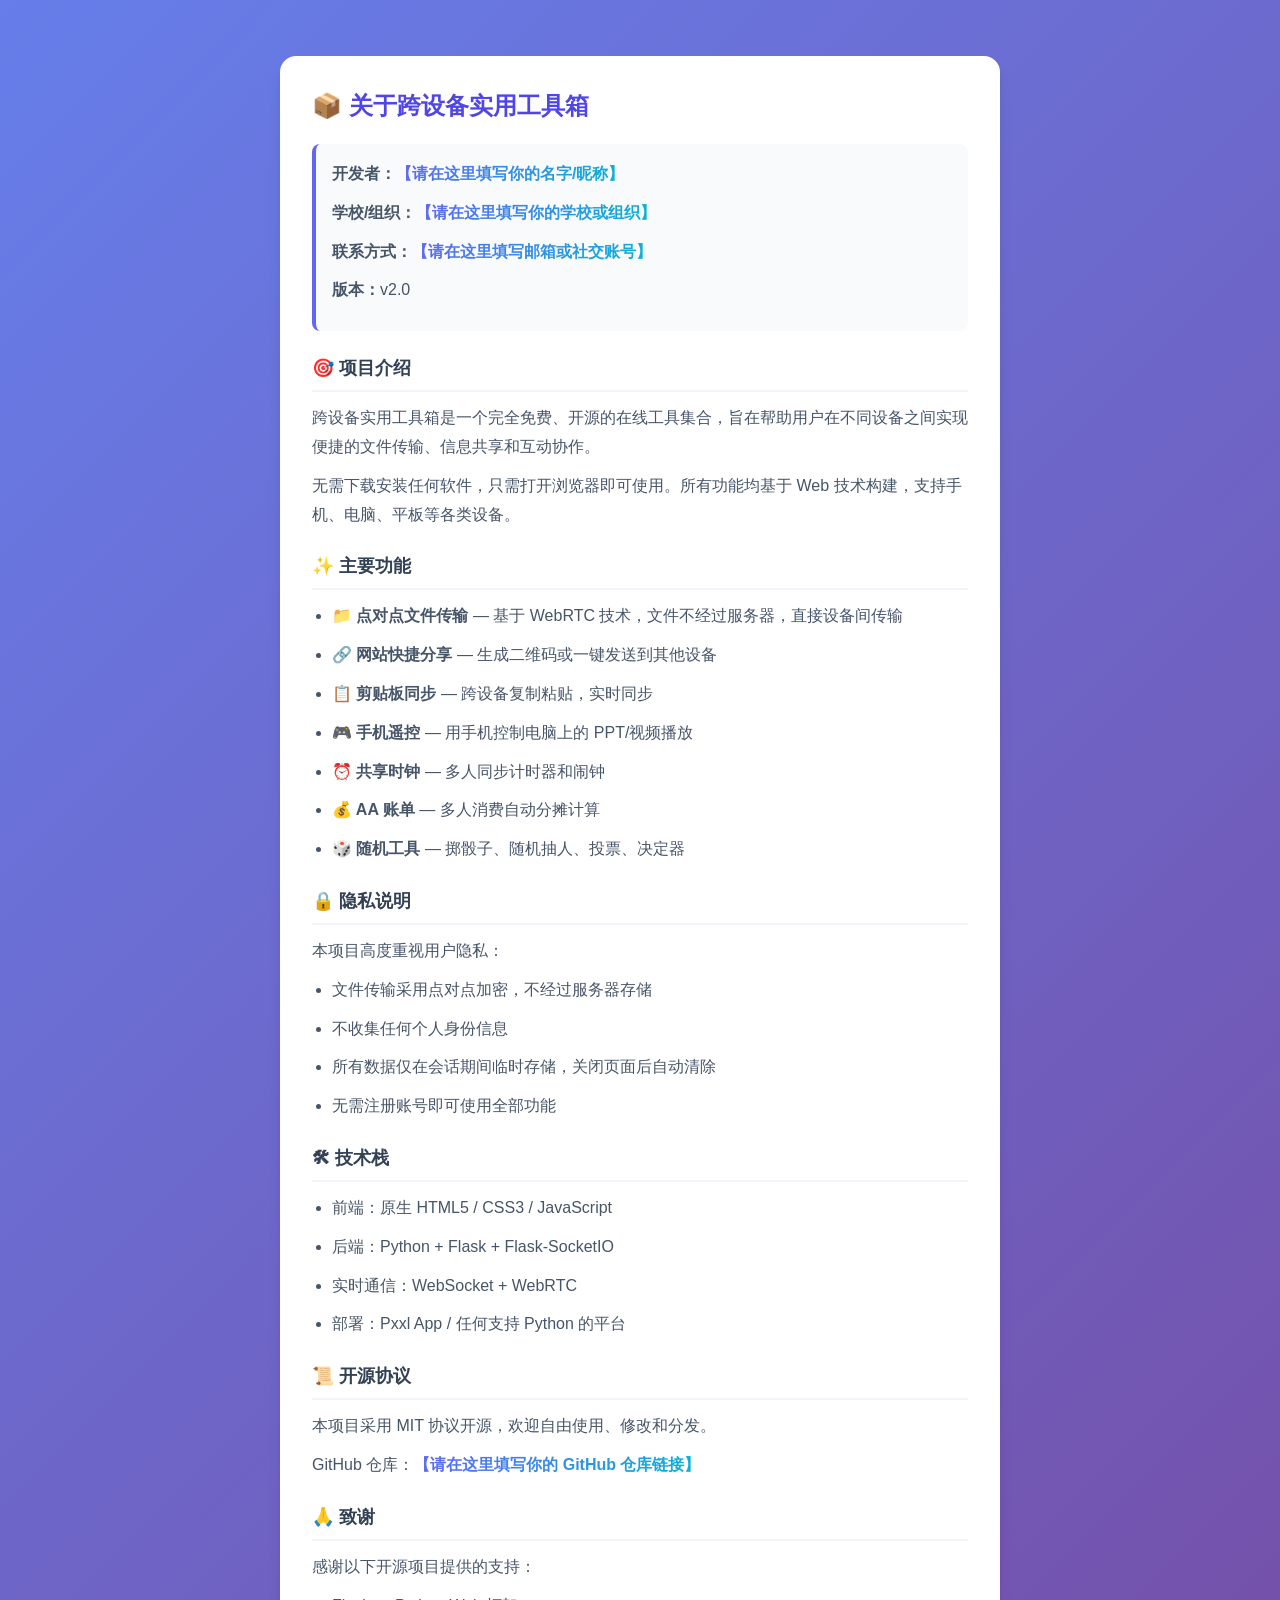
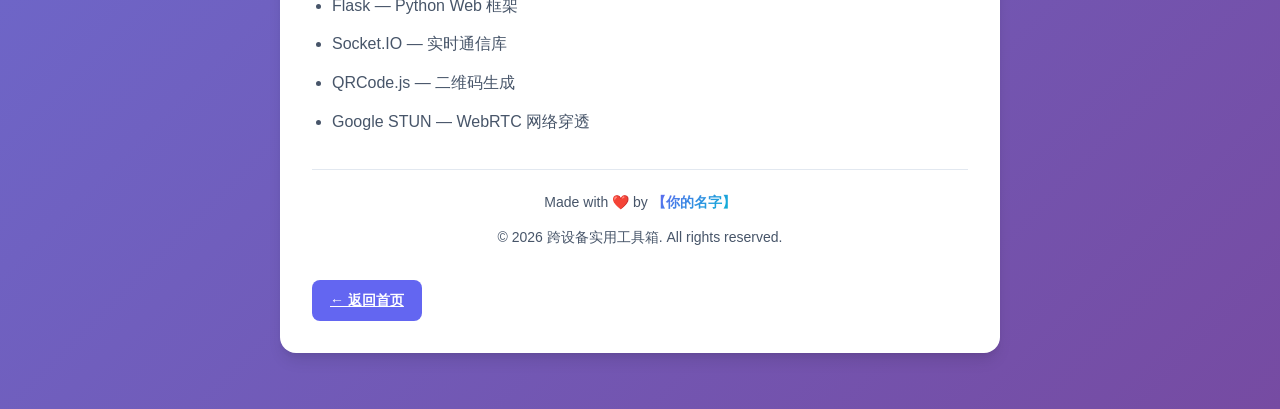
<file: templates/about.html>
<!DOCTYPE html>
<html lang="zh-CN">
<head>
    <meta charset="UTF-8">
    <meta name="viewport" content="width=device-width, initial-scale=1.0">
    <title>关于本站 - 跨设备实用工具箱</title>
    <link rel="stylesheet" href="/static/css/style.css">
    <style>
        .about-card {
            background: var(--white);
            border-radius: var(--radius);
            padding: 32px;
            box-shadow: var(--shadow-lg);
            max-width: 720px;
            margin: 40px auto;
        }
        .about-card h2 {
            color: var(--primary-dark);
            margin-bottom: 20px;
            font-size: 1.5rem;
        }
        .about-card h3 {
            color: var(--gray-700);
            margin: 24px 0 12px;
            font-size: 1.125rem;
            border-bottom: 2px solid var(--gray-100);
            padding-bottom: 8px;
        }
        .about-card p, .about-card li {
            color: var(--gray-600);
            line-height: 1.8;
            margin-bottom: 10px;
        }
        .about-card ul {
            margin-left: 20px;
            margin-bottom: 16px;
        }
        .about-card .highlight {
            background: linear-gradient(135deg, var(--primary) 0%, var(--secondary) 100%);
            -webkit-background-clip: text;
            -webkit-text-fill-color: transparent;
            font-weight: 700;
        }
        .about-card .info-box {
            background: var(--gray-50);
            border-radius: var(--radius-sm);
            padding: 16px;
            margin: 16px 0;
            border-left: 4px solid var(--primary);
        }
        .about-card .btn-back {
            display: inline-block;
            margin-top: 20px;
        }
        .about-footer {
            text-align: center;
            margin-top: 32px;
            padding-top: 20px;
            border-top: 1px solid var(--gray-200);
            color: var(--gray-500);
            font-size: 0.875rem;
        }
    </style>
</head>
<body>
    <div class="container">
        <div class="about-card">
            <h2>📦 关于跨设备实用工具箱</h2>

            <div class="info-box">
                <p><strong>开发者：</strong><span class="highlight">【请在这里填写你的名字/昵称】</span></p>
                <p><strong>学校/组织：</strong><span class="highlight">【请在这里填写你的学校或组织】</span></p>
                <p><strong>联系方式：</strong><span class="highlight">【请在这里填写邮箱或社交账号】</span></p>
                <p><strong>版本：</strong>v2.0</p>
            </div>

            <h3>🎯 项目介绍</h3>
            <p>跨设备实用工具箱是一个完全免费、开源的在线工具集合，旨在帮助用户在不同设备之间实现便捷的文件传输、信息共享和互动协作。</p>
            <p>无需下载安装任何软件，只需打开浏览器即可使用。所有功能均基于 Web 技术构建，支持手机、电脑、平板等各类设备。</p>

            <h3>✨ 主要功能</h3>
            <ul>
                <li><strong>📁 点对点文件传输</strong> — 基于 WebRTC 技术，文件不经过服务器，直接设备间传输</li>
                <li><strong>🔗 网站快捷分享</strong> — 生成二维码或一键发送到其他设备</li>
                <li><strong>📋 剪贴板同步</strong> — 跨设备复制粘贴，实时同步</li>
                <li><strong>🎮 手机遥控</strong> — 用手机控制电脑上的 PPT/视频播放</li>
                <li><strong>⏰ 共享时钟</strong> — 多人同步计时器和闹钟</li>
                <li><strong>💰 AA 账单</strong> — 多人消费自动分摊计算</li>
                <li><strong>🎲 随机工具</strong> — 掷骰子、随机抽人、投票、决定器</li>
            </ul>

            <h3>🔒 隐私说明</h3>
            <p>本项目高度重视用户隐私：</p>
            <ul>
                <li>文件传输采用点对点加密，不经过服务器存储</li>
                <li>不收集任何个人身份信息</li>
                <li>所有数据仅在会话期间临时存储，关闭页面后自动清除</li>
                <li>无需注册账号即可使用全部功能</li>
            </ul>

            <h3>🛠 技术栈</h3>
            <ul>
                <li>前端：原生 HTML5 / CSS3 / JavaScript</li>
                <li>后端：Python + Flask + Flask-SocketIO</li>
                <li>实时通信：WebSocket + WebRTC</li>
                <li>部署：Pxxl App / 任何支持 Python 的平台</li>
            </ul>

            <h3>📜 开源协议</h3>
            <p>本项目采用 MIT 协议开源，欢迎自由使用、修改和分发。</p>
            <p>GitHub 仓库：<span class="highlight">【请在这里填写你的 GitHub 仓库链接】</span></p>

            <h3>🙏 致谢</h3>
            <p>感谢以下开源项目提供的支持：</p>
            <ul>
                <li>Flask — Python Web 框架</li>
                <li>Socket.IO — 实时通信库</li>
                <li>QRCode.js — 二维码生成</li>
                <li>Google STUN — WebRTC 网络穿透</li>
            </ul>

            <div class="about-footer">
                <p>Made with ❤️ by <span class="highlight">【你的名字】</span></p>
                <p>© 2026 跨设备实用工具箱. All rights reserved.</p>
            </div>

            <a href="/" class="btn btn-primary btn-back">← 返回首页</a>
        </div>
    </div>
</body>
</html>
</file>
<file: static/css/style.css>
/* ==================== 设计系统 ==================== */
:root {
    --primary: #6366f1;
    --primary-dark: #4f46e5;
    --primary-light: #818cf8;
    --secondary: #06b6d4;
    --success: #22c55e;
    --warning: #f59e0b;
    --danger: #ef4444;
    --dark: #0f172a;
    --gray-50: #f8fafc;
    --gray-100: #f1f5f9;
    --gray-200: #e2e8f0;
    --gray-300: #cbd5e1;
    --gray-400: #94a3b8;
    --gray-500: #64748b;
    --gray-600: #475569;
    --gray-700: #334155;
    --gray-800: #1e293b;
    --white: #ffffff;
    --shadow-sm: 0 1px 2px 0 rgb(0 0 0 / 0.05);
    --shadow: 0 1px 3px 0 rgb(0 0 0 / 0.1), 0 1px 2px -1px rgb(0 0 0 / 0.1);
    --shadow-md: 0 4px 6px -1px rgb(0 0 0 / 0.1), 0 2px 4px -2px rgb(0 0 0 / 0.1);
    --shadow-lg: 0 10px 15px -3px rgb(0 0 0 / 0.1), 0 4px 6px -4px rgb(0 0 0 / 0.1);
    --radius: 16px;
    --radius-sm: 8px;
}

* { box-sizing: border-box; margin: 0; padding: 0; }

body {
    font-family: 'Inter', -apple-system, BlinkMacSystemFont, 'Segoe UI', Roboto, sans-serif;
    background: linear-gradient(135deg, #667eea 0%, #764ba2 100%);
    min-height: 100vh;
    color: var(--gray-800);
    line-height: 1.5;
}

.container {
    max-width: 960px;
    margin: 0 auto;
    padding: 16px;
}

/* ==================== 头部 ==================== */
.header {
    background: rgba(255,255,255,0.95);
    backdrop-filter: blur(10px);
    border-radius: var(--radius);
    padding: 16px 20px;
    margin-bottom: 16px;
    box-shadow: var(--shadow-lg);
    display: flex;
    justify-content: space-between;
    align-items: center;
    flex-wrap: wrap;
    gap: 12px;
}

.header h1 {
    font-size: 1.25rem;
    font-weight: 700;
    color: var(--primary-dark);
    display: flex;
    align-items: center;
    gap: 8px;
}

.device-info {
    display: flex;
    align-items: center;
    gap: 10px;
    flex-wrap: wrap;
}

.device-info input {
    padding: 8px 12px;
    border: 2px solid var(--gray-200);
    border-radius: var(--radius-sm);
    font-size: 0.875rem;
    outline: none;
    transition: all 0.2s;
    background: var(--gray-50);
}

.device-info input:focus {
    border-color: var(--primary);
    box-shadow: 0 0 0 3px rgba(99, 102, 241, 0.1);
}

.badge {
    padding: 4px 10px;
    border-radius: 9999px;
    font-size: 0.75rem;
    font-weight: 600;
    display: inline-flex;
    align-items: center;
    gap: 4px;
}

.badge-online {
    background: #dcfce7;
    color: #166534;
}

.badge-offline {
    background: #fee2e2;
    color: #991b1b;
}

/* ==================== 导航 ==================== */
.nav-grid {
    display: grid;
    grid-template-columns: repeat(auto-fill, minmax(140px, 1fr));
    gap: 10px;
    margin-bottom: 20px;
}

.nav-card {
    background: rgba(255,255,255,0.15);
    backdrop-filter: blur(10px);
    border: 1px solid rgba(255,255,255,0.2);
    border-radius: var(--radius-sm);
    padding: 14px 10px;
    text-align: center;
    cursor: pointer;
    transition: all 0.2s;
    color: var(--white);
    font-size: 0.8rem;
    font-weight: 500;
}

.nav-card:hover {
    background: rgba(255,255,255,0.3);
    transform: translateY(-2px);
}

.nav-card.active {
    background: var(--white);
    color: var(--primary-dark);
    box-shadow: var(--shadow-md);
    border-color: var(--white);
}

.nav-card .icon {
    font-size: 1.5rem;
    display: block;
    margin-bottom: 4px;
}

/* ==================== 内容卡片 ==================== */
.card {
    background: var(--white);
    border-radius: var(--radius);
    padding: 24px;
    box-shadow: var(--shadow-lg);
    margin-bottom: 16px;
    display: none;
}

.card.active {
    display: block;
    animation: slideUp 0.3s ease;
}

@keyframes slideUp {
    from { opacity: 0; transform: translateY(12px); }
    to { opacity: 1; transform: translateY(0); }
}

.card-title {
    font-size: 1.125rem;
    font-weight: 700;
    margin-bottom: 20px;
    color: var(--dark);
    display: flex;
    align-items: center;
    gap: 8px;
    padding-bottom: 12px;
    border-bottom: 2px solid var(--gray-100);
}

/* ==================== 表单 ==================== */
.form-group {
    margin-bottom: 16px;
}

.form-group label {
    display: block;
    margin-bottom: 6px;
    font-size: 0.875rem;
    font-weight: 600;
    color: var(--gray-600);
}

input[type="text"],
input[type="url"],
input[type="number"],
input[type="time"],
input[type="datetime-local"],
textarea,
select {
    width: 100%;
    padding: 10px 14px;
    border: 2px solid var(--gray-200);
    border-radius: var(--radius-sm);
    font-size: 0.9375rem;
    outline: none;
    transition: all 0.2s;
    font-family: inherit;
    background: var(--gray-50);
}

input:focus, textarea:focus, select:focus {
    border-color: var(--primary);
    box-shadow: 0 0 0 3px rgba(99, 102, 241, 0.1);
    background: var(--white);
}

textarea {
    resize: vertical;
    min-height: 80px;
}

.btn {
    padding: 10px 18px;
    border: none;
    border-radius: var(--radius-sm);
    font-size: 0.875rem;
    font-weight: 600;
    cursor: pointer;
    transition: all 0.15s;
    display: inline-flex;
    align-items: center;
    justify-content: center;
    gap: 6px;
    white-space: nowrap;
}

.btn:hover {
    transform: translateY(-1px);
    box-shadow: var(--shadow-md);
}

.btn:active {
    transform: translateY(0);
}

.btn-primary {
    background: var(--primary);
    color: var(--white);
}

.btn-primary:hover {
    background: var(--primary-dark);
}

.btn-success {
    background: var(--success);
    color: var(--white);
}

.btn-success:hover {
    background: #16a34a;
}

.btn-danger {
    background: var(--danger);
    color: var(--white);
}

.btn-danger:hover {
    background: #dc2626;
}

.btn-secondary {
    background: var(--gray-100);
    color: var(--gray-700);
    border: 1px solid var(--gray-200);
}

.btn-secondary:hover {
    background: var(--gray-200);
}

.btn-sm {
    padding: 6px 12px;
    font-size: 0.75rem;
}

.btn-lg {
    padding: 14px 24px;
    font-size: 1rem;
}

/* ==================== 布局 ==================== */
.grid-2 {
    display: grid;
    grid-template-columns: repeat(auto-fit, minmax(260px, 1fr));
    gap: 16px;
}

.flex-between {
    display: flex;
    justify-content: space-between;
    align-items: center;
    gap: 12px;
    flex-wrap: wrap;
}

/* ==================== 房间系统 ==================== */
.room-bar {
    background: linear-gradient(135deg, var(--primary) 0%, var(--primary-dark) 100%);
    color: var(--white);
    padding: 16px 20px;
    border-radius: var(--radius-sm);
    margin-bottom: 20px;
    display: flex;
    justify-content: space-between;
    align-items: center;
    flex-wrap: wrap;
    gap: 10px;
}

.room-bar .room-code {
    font-family: monospace;
    font-size: 1.25rem;
    font-weight: 700;
    letter-spacing: 2px;
    background: rgba(255,255,255,0.2);
    padding: 4px 12px;
    border-radius: 6px;
}

/* ==================== 设备列表芯片 ==================== */
.device-chips {
    display: flex;
    flex-wrap: wrap;
    gap: 8px;
}

.device-chip {
    display: inline-flex;
    align-items: center;
    gap: 6px;
    padding: 6px 12px;
    background: var(--gray-100);
    border-radius: 9999px;
    font-size: 0.8rem;
    font-weight: 500;
    color: var(--gray-700);
    border: 1px solid var(--gray-200);
}

.device-chip .dot {
    width: 6px;
    height: 6px;
    border-radius: 50%;
    background: var(--success);
}

/* ==================== 文件传输 ==================== */
.drop-zone {
    border: 2px dashed var(--gray-300);
    border-radius: var(--radius-sm);
    padding: 32px 20px;
    text-align: center;
    transition: all 0.2s;
    cursor: pointer;
    background: var(--gray-50);
}

.drop-zone:hover, .drop-zone.dragover {
    border-color: var(--primary);
    background: rgba(99, 102, 241, 0.05);
}

.drop-zone .icon {
    font-size: 2.5rem;
    margin-bottom: 8px;
}

.file-item {
    display: flex;
    justify-content: space-between;
    align-items: center;
    padding: 10px 14px;
    background: var(--gray-50);
    border-radius: var(--radius-sm);
    margin-bottom: 8px;
    border: 1px solid var(--gray-200);
}

/* ==================== 二维码区域 ==================== */
.qr-box {
    background: var(--gray-50);
    border-radius: var(--radius-sm);
    padding: 20px;
    display: flex;
    flex-direction: column;
    align-items: center;
    gap: 12px;
    border: 1px solid var(--gray-200);
}

/* ==================== 剪贴板 ==================== */
.clip-item {
    background: var(--gray-50);
    border: 1px solid var(--gray-200);
    border-radius: var(--radius-sm);
    padding: 12px 14px;
    margin-bottom: 10px;
    transition: all 0.2s;
}

.clip-item:hover {
    border-color: var(--primary-light);
    box-shadow: var(--shadow-sm);
}

.clip-content {
    word-break: break-all;
    font-size: 0.9375rem;
    margin-bottom: 8px;
    line-height: 1.6;
}

.clip-meta {
    display: flex;
    justify-content: space-between;
    align-items: center;
    font-size: 0.75rem;
    color: var(--gray-500);
}

/* ==================== 计时器 ==================== */
.timer-circle {
    width: 240px;
    height: 240px;
    border-radius: 50%;
    background: conic-gradient(var(--primary) var(--progress, 0%), var(--gray-200) 0);
    display: flex;
    align-items: center;
    justify-content: center;
    margin: 0 auto 24px;
    position: relative;
}

.timer-circle::before {
    content: '';
    width: 200px;
    height: 200px;
    background: var(--white);
    border-radius: 50%;
    position: absolute;
}

.timer-display {
    font-size: 3.5rem;
    font-weight: 700;
    color: var(--dark);
    font-variant-numeric: tabular-nums;
    position: relative;
    z-index: 1;
}

.timer-controls {
    display: flex;
    justify-content: center;
    gap: 12px;
    flex-wrap: wrap;
    margin-bottom: 20px;
}

/* ==================== 闹钟列表 ==================== */
.alarm-item {
    display: flex;
    justify-content: space-between;
    align-items: center;
    padding: 14px 16px;
    background: var(--gray-50);
    border-radius: var(--radius-sm);
    margin-bottom: 8px;
    border: 1px solid var(--gray-200);
}

.alarm-time {
    font-size: 1.25rem;
    font-weight: 700;
    color: var(--dark);
    font-variant-numeric: tabular-nums;
}

.alarm-label {
    font-size: 0.875rem;
    color: var(--gray-500);
    margin-top: 2px;
}

/* ==================== 账单 ==================== */
.bill-item {
    display: flex;
    justify-content: space-between;
    align-items: center;
    padding: 12px 14px;
    background: var(--gray-50);
    border-radius: var(--radius-sm);
    margin-bottom: 8px;
    border: 1px solid var(--gray-200);
}

.bill-result-box {
    background: #f0fdf4;
    border: 1px solid #bbf7d0;
    border-radius: var(--radius-sm);
    padding: 20px;
    margin-top: 16px;
}

.bill-result-box h4 {
    margin-bottom: 12px;
    color: #166534;
}

/* ==================== 遥控 ==================== */
.remote-grid {
    display: grid;
    grid-template-columns: repeat(3, 1fr);
    gap: 12px;
    max-width: 280px;
    margin: 0 auto;
}

.remote-btn {
    aspect-ratio: 1;
    border: none;
    border-radius: var(--radius-sm);
    background: var(--gray-100);
    font-size: 1.5rem;
    cursor: pointer;
    transition: all 0.15s;
    display: flex;
    align-items: center;
    justify-content: center;
}

.remote-btn:hover {
    background: var(--primary);
    color: var(--white);
    transform: scale(1.05);
}

.remote-btn:active {
    transform: scale(0.95);
}

/* ==================== 弹框 ==================== */
.modal-overlay {
    position: fixed;
    inset: 0;
    background: rgba(15, 23, 42, 0.7);
    display: flex;
    align-items: center;
    justify-content: center;
    z-index: 9999;
    padding: 20px;
    backdrop-filter: blur(4px);
}

.modal-box {
    background: var(--white);
    border-radius: var(--radius);
    padding: 28px;
    max-width: 420px;
    width: 100%;
    text-align: center;
    box-shadow: var(--shadow-lg);
    animation: popIn 0.25s ease;
}

@keyframes popIn {
    from { transform: scale(0.9); opacity: 0; }
    to { transform: scale(1); opacity: 1; }
}

/* ==================== Toast ==================== */
.toast-container {
    position: fixed;
    top: 16px;
    right: 16px;
    z-index: 10000;
    display: flex;
    flex-direction: column;
    gap: 8px;
    max-width: 340px;
}

.toast {
    background: var(--white);
    border-radius: var(--radius-sm);
    padding: 14px 18px;
    box-shadow: var(--shadow-lg);
    animation: toastIn 0.25s ease;
    border-left: 4px solid var(--primary);
    font-size: 0.875rem;
}

.toast.success { border-left-color: var(--success); }
.toast.error { border-left-color: var(--danger); }
.toast.warning { border-left-color: var(--warning); }

@keyframes toastIn {
    from { transform: translateX(100%); opacity: 0; }
    to { transform: translateX(0); opacity: 1; }
}

/* ==================== 邀请面板 ==================== */
.invite-panel {
    background: var(--gray-50);
    border-radius: var(--radius-sm);
    padding: 16px;
    margin-bottom: 16px;
    border: 1px solid var(--gray-200);
}

.invite-panel h4 {
    font-size: 0.875rem;
    color: var(--gray-600);
    margin-bottom: 10px;
}

/* ==================== 响应式 ==================== */
@media (max-width: 640px) {
    .container { padding: 12px; }
    .header { flex-direction: column; align-items: stretch; }
    .header h1 { font-size: 1.1rem; }
    .nav-grid { grid-template-columns: repeat(2, 1fr); }
    .card { padding: 16px; }
    .timer-circle { width: 180px; height: 180px; }
    .timer-circle::before { width: 150px; height: 150px; }
    .timer-display { font-size: 2.5rem; }
    .grid-2 { grid-template-columns: 1fr; }
    .room-bar { flex-direction: column; align-items: stretch; text-align: center; }
}

/* ==================== 工具类 ==================== */
.hidden { display: none !important; }
.text-center { text-align: center; }
.text-sm { font-size: 0.875rem; }
.text-xs { font-size: 0.75rem; }
.font-mono { font-family: ui-monospace, SFMono-Regular, monospace; }
.mt-1 { margin-top: 4px; }
.mt-2 { margin-top: 8px; }
.mt-3 { margin-top: 12px; }
.mt-4 { margin-top: 16px; }
.mb-2 { margin-bottom: 8px; }
.mb-3 { margin-bottom: 12px; }
.mb-4 { margin-bottom: 16px; }
.w-full { width: 100%; }
.gap-2 { gap: 8px; }
.gap-3 { gap: 12px; }
</file>
